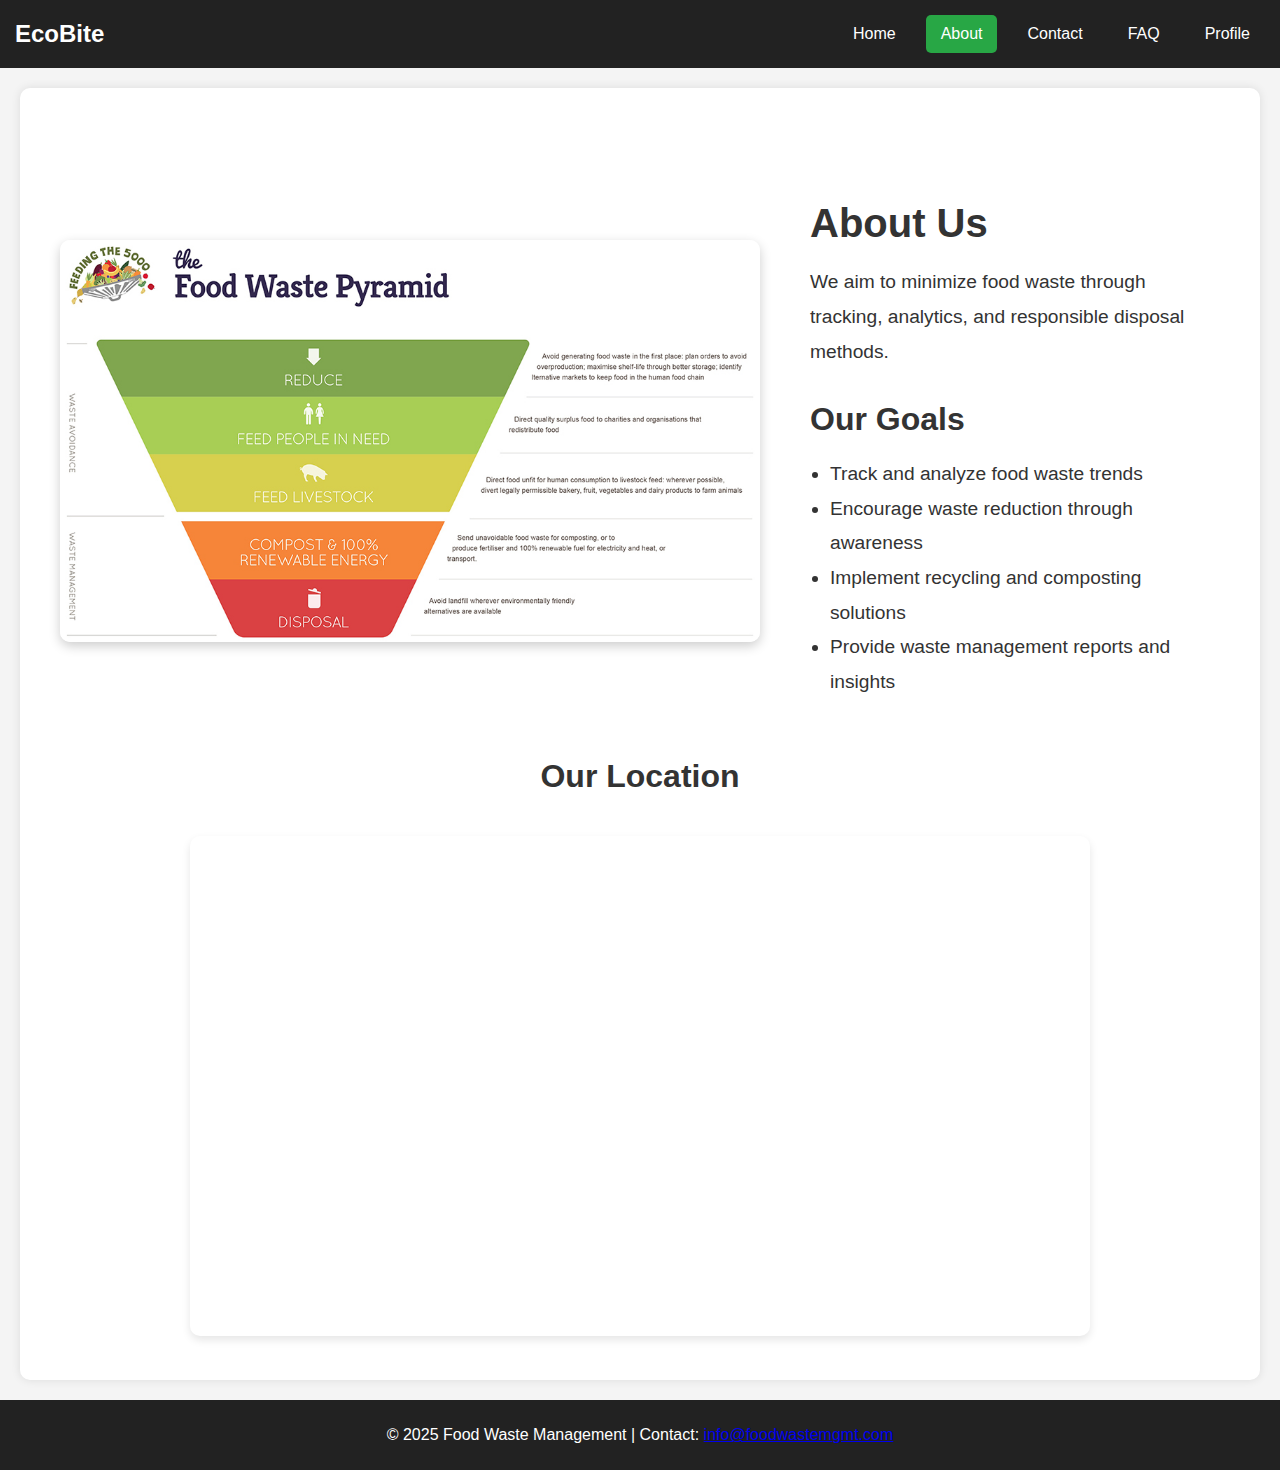
<file: pages/about.html>
<!DOCTYPE html>
<html lang="en">
<head>
    <meta charset="UTF-8">
    <meta name="viewport" content="width=device-width, initial-scale=1.0">
    <title>EcoBite - About Us</title>
    <link rel="stylesheet" href="/assets/css/style.css">
</head>
<body>

    <header>
        <h1><a href="/pages/dashboard.html" class="brand-link">EcoBite</a></h1>
        <nav>
            <a href="/pages/index.html">Home</a>
            <a href="/pages/about.html" class="active">About</a>
            <a href="/pages/contact.html">Contact</a>
            <a href="/pages/faq.html">FAQ</a>
            <a href="/pages/profile.html">Profile</a>
        </nav>
    </header>

    <section class="about-section">
        <div class="about-content">
            
            <div class="about-image">
                <img src="/assets/images/food_disposal.jpg" alt="Food Waste Pyramid">
            </div>

           
            <div class="about-text">
                <h2>About Us</h2>
                <p>We aim to minimize food waste through tracking, analytics, and responsible disposal methods.</p>

                <h3>Our Goals</h3>
                <ul>
                    <li>Track and analyze food waste trends</li>
                    <li>Encourage waste reduction through awareness</li>
                    <li>Implement recycling and composting solutions</li>
                    <li>Provide waste management reports and insights</li>
                </ul>
            </div>
        </div>

       
        <h3 class="Location">Our Location</h3>
        <iframe src="https://www.google.com/maps/embed?pb=!1m18!1m12!1m3!1d2899686.9456032713!2d69.14767303403584!3d22.25865177940586!2m3!1f0!2f0!3f0!3m2!1i1024!2i768!4f13.1!3m3!1m2!1s0x395e849f3b6a22f5%3A0xe4d0b1be4254dc65!2sGujarat!" width="600" height="450" style="border:0;" allowfullscreen="" loading="lazy"></iframe>
    </section>

    <footer>
        <p>&copy; 2025 Food Waste Management | Contact: <a href="mailto:info@foodwastemgmt.com">info@foodwastemgmt.com</a></p>
    </footer>

</body>
</html>
</file>
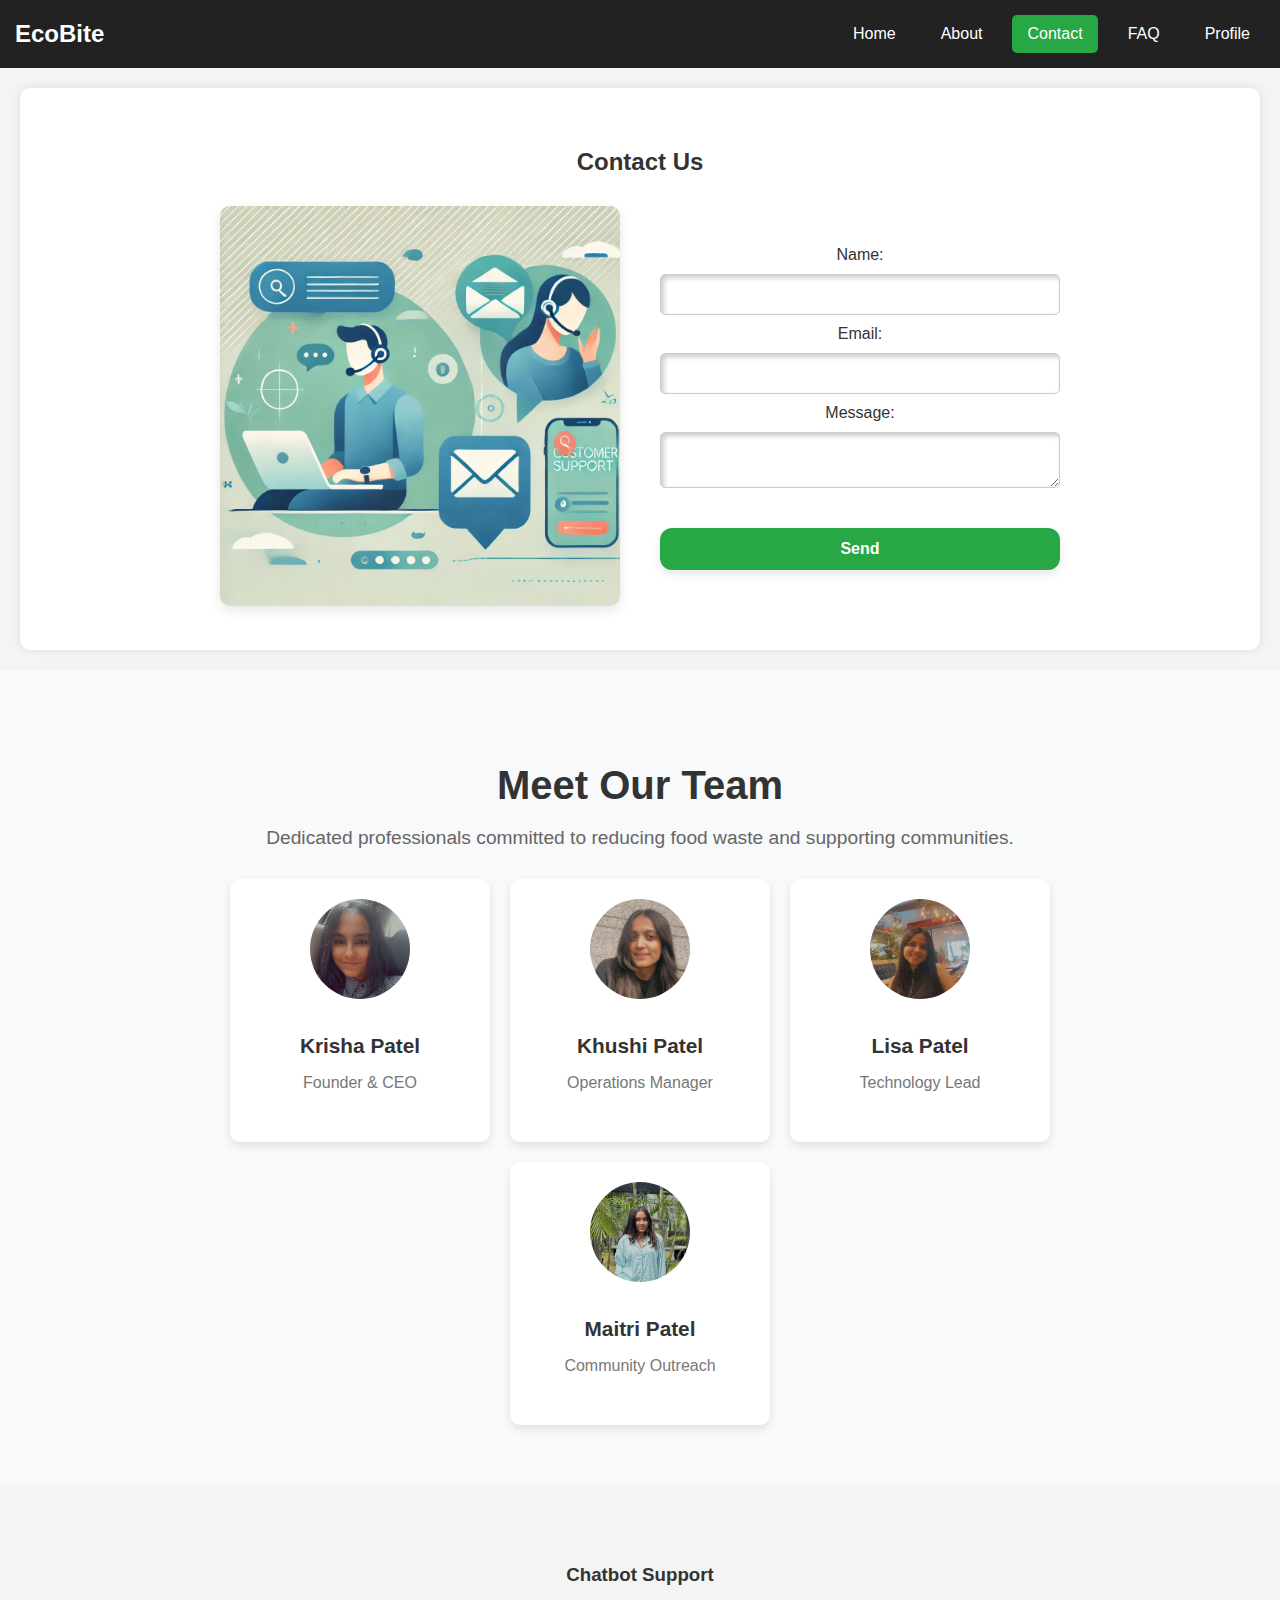
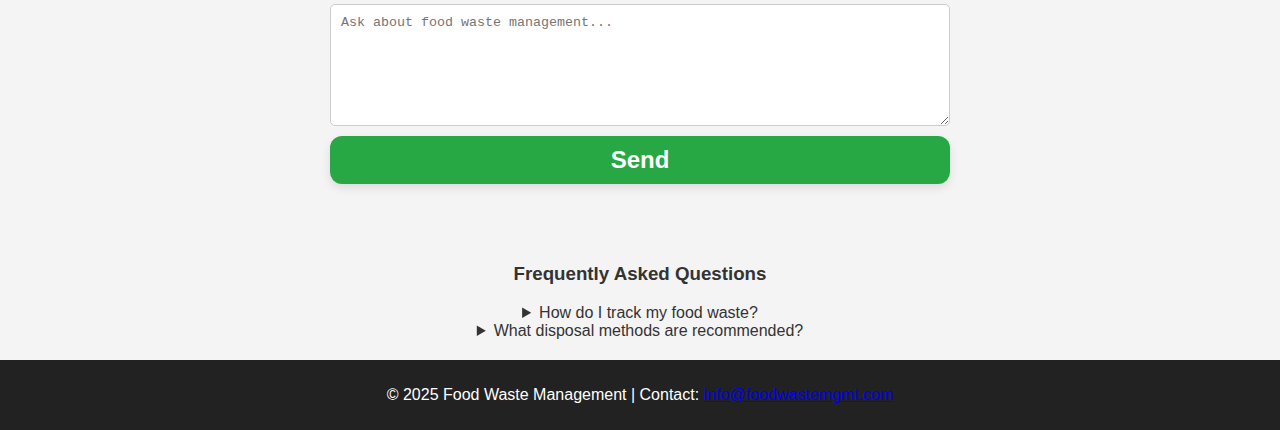
<file: pages/contact.html>
<!DOCTYPE html>
<html lang="en">
<head>
    <meta charset="UTF-8">
    <meta name="viewport" content="width=device-width, initial-scale=1.0">
    <title>EcoBite - Contact</title>
    <link rel="stylesheet" href="/assets/css/style.css">
</head>
<body>

    
    <header>
        <h1><a href="/pages/dashboard.html" class="brand-link">EcoBite</a></h1>
        <nav>
            <a href="/pages/index.html">Home</a>
            <a href="/pages/about.html">About</a>
            <a href="/pages/contact.html" class="active">Contact</a>
            <a href="/pages/faq.html">FAQ</a>
            <a href="/pages/profile.html">Profile</a>
        </nav>
    </header>

    
    <section class="contact-section">
        <h2>Contact Us</h2>
        
        <div class="contact-content">
          
            <div class="contact-image">
                <img src="/assets/images/contact_us.webp" alt="Contact Support">
            </div>

            
            <form class="contact-form">
                <label for="name">Name:</label>
                <input type="text" id="name" name="name" required>
            
                <label for="email">Email:</label>
                <input type="email" id="email" name="email" required>
            
                <label for="message">Message:</label>
                <textarea id="message" name="message" required></textarea>
            
                <button type="submit">Send</button>
            </form>
        </div>
    </section>        

    
    <section class="team-section">
        <h2>Meet Our Team</h2>
        <p>Dedicated professionals committed to reducing food waste and supporting communities.</p>

        <div class="team-container">
            <div class="team-member">
                <img src="/assets/images/team1.jpg" alt="Team Member 1">
                <h3>Krisha Patel</h3>
                <p>Founder & CEO</p>
            </div>
            <div class="team-member">
                <img src="/assets/images/team2.jpg" alt="Team Member 2">
                <h3>Khushi Patel</h3>
                <p>Operations Manager</p>
            </div>
            <div class="team-member">
                <img src="/assets/images/team3.jpg" alt="Team Member 3">
                <h3>Lisa Patel</h3>
                <p>Technology Lead</p>
            </div>
            <div class="team-member">
                <img src="/assets/images/team4.jpg" alt="Team Member 4">
                <h3>Maitri Patel</h3>
                <p>Community Outreach</p>
            </div>
        </div>
    </section>

  
    <section class="chatbot-section">
        <center><h3>Chatbot Support</h3></center>
        <div class="chat-container">
            <textarea id="chat-box" placeholder="Ask about food waste management..."></textarea>
            <button onclick="sendMessage()">Send</button>
        </div>
    </section>

     <center>
    <h3>Frequently Asked Questions</h3>
    <details>
        <summary>How do I track my food waste?</summary>
        <p>Log in to your account and enter your daily or weekly waste data.</p>
    </details>
    <details>
        <summary>What disposal methods are recommended?</summary>
        <p>We recommend composting, recycling, and responsible landfill management.</p>
    </details>
</center>

   
    <footer>
        <p>&copy; 2025 Food Waste Management | Contact: <a href="mailto:info@foodwastemgmt.com">info@foodwastemgmt.com</a></p>
    </footer>

    
    <script src="/assets/js/chatbot.js"></script>


    
    <script>
        document.querySelector('.contact-form').addEventListener('submit', function(event) {
            event.preventDefault(); 
            alert('Thank you for reaching out! We will get back to you soon.');
        });
    </script>

</body>
</html>
</file>
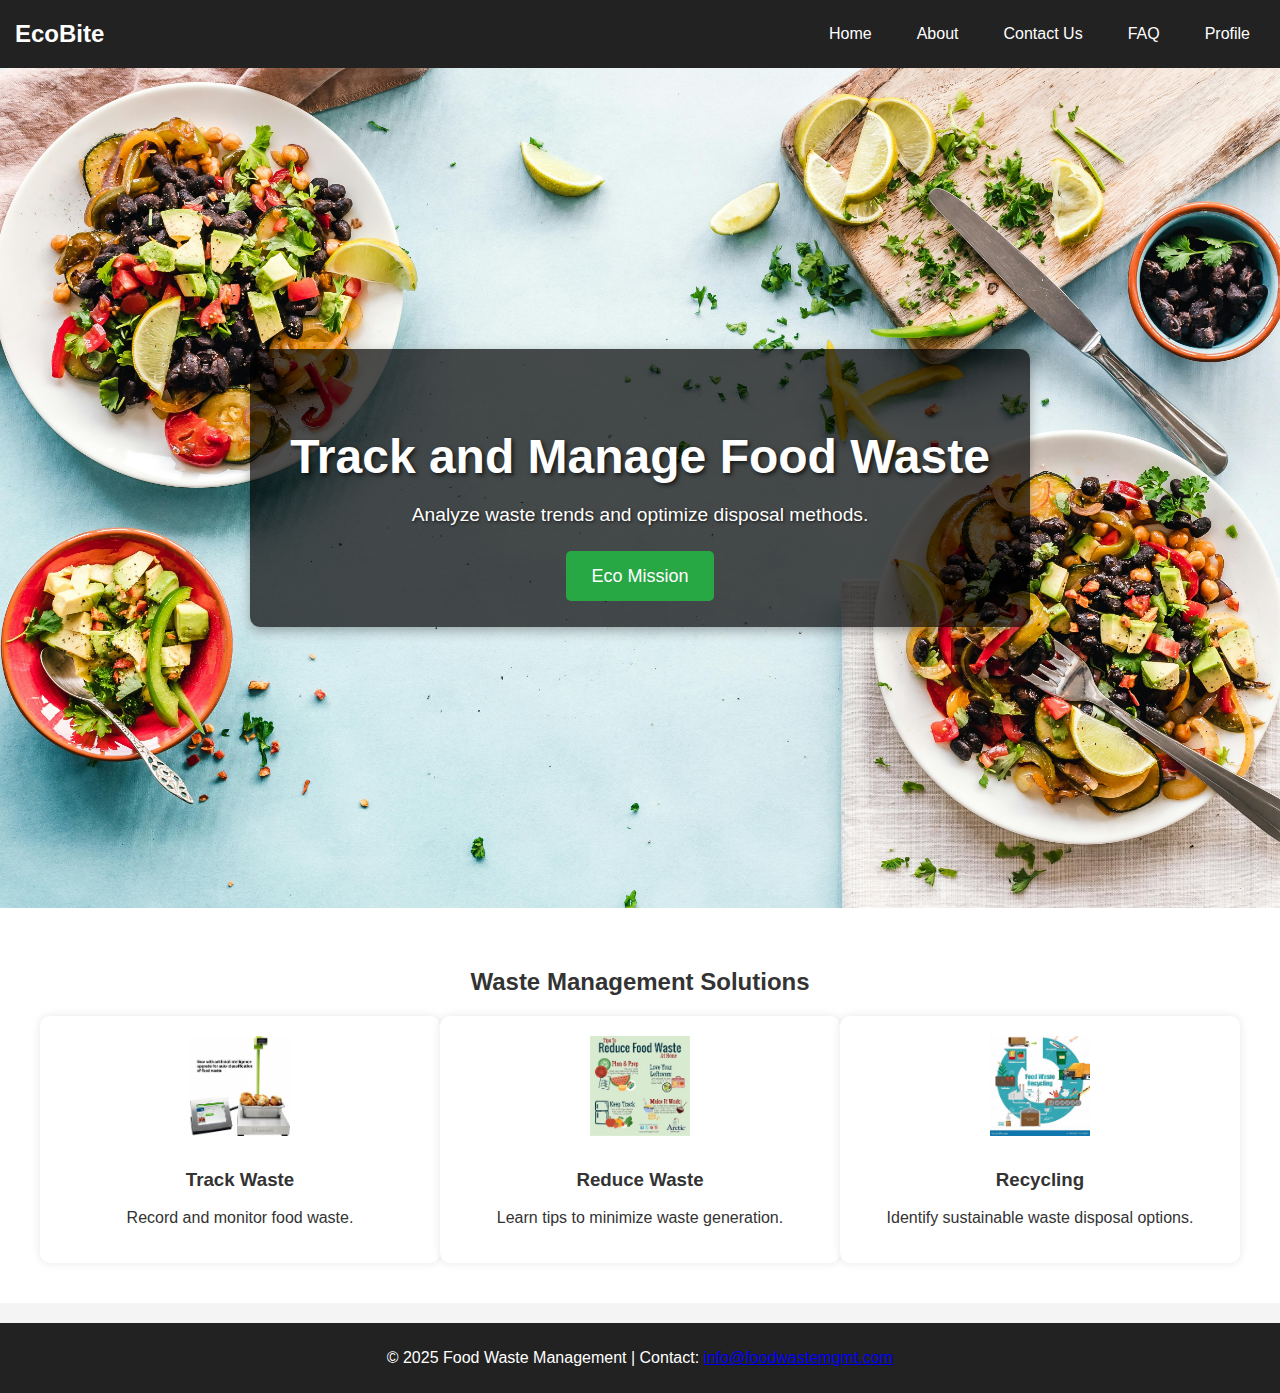
<file: pages/dashboard.html>
<!DOCTYPE html>
<html lang="en">
<head>
    <meta charset="UTF-8">
    <meta name="viewport" content="width=device-width, initial-scale=1.0">
    <title>EcoBite - Dashboard</title>
    <link rel="stylesheet" href="/assets/css/style.css">
    <style>
        .hero {
            position: relative;
            display: flex;
            align-items: center;
            justify-content: center;
            text-align: center;
            color: white;
            height: 80vh;
            background: url("/assets/images/food_wastage.jpeg") no-repeat center center/cover;
        }

        .hero-content {
            background: rgba(0, 0, 0, 0.7);
            padding: 40px;
            border-radius: 10px;
            box-shadow: 0 4px 12px rgba(0, 0, 0, 0.3);
        }

        .hero h2 {
            font-size: 3rem;
            margin-bottom: 15px;
        }

        .hero p {
            font-size: 1.2rem;
            margin-bottom: 20px;
        }

        .track-btn {
            background-color: #28a745;
            color: white;
            padding: 15px 25px;
            border: none;
            border-radius: 5px;
            font-size: 18px;
            cursor: pointer;
            transition: background-color 0.3s;
        }

        .track-btn:hover {
            background-color: #1e7e34;
        }
    </style>
</head>
<body>

    <header>
        <h1>EcoBite</h1>
        <nav>
            <a href="/pages/index.html">Home</a>
            <a href="/pages/about.html">About</a>
            <a href="/pages/contact.html">Contact Us</a>
            <a href="/pages/faq.html">FAQ</a>
            <a href="/pages/profile.html">Profile</a>
        </nav>
    </header>

    <section class="hero">
        <div class="hero-content">
            <h2>Track and Manage Food Waste</h2>
            <p>Analyze waste trends and optimize disposal methods.</p>
            <a href="/pages/ecopoints.html" class="track-btn">Eco Mission</a>
            
        </div>
    </section>

    <section class="services">
        <h2>Waste Management Solutions</h2>
        <div class="service-container">
            <div class="service-box">
                <img src="/assets/images/food_waste_tracking_system.jpeg" alt="Waste Tracking">
                <h3>Track Waste</h3>
                <p>Record and monitor food waste.</p>
            </div>
            <div class="service-box">
                <img src="/assets/images/reduce_food_waste_tips.jpeg" alt="Waste Reduction">
                <h3>Reduce Waste</h3>
                <p>Learn tips to minimize waste generation.</p>
            </div>
            <div class="service-box">
                <img src="/assets/images/food_waste_recycling_process.jpeg" alt="Recycling">
                <h3>Recycling</h3>
                <p>Identify sustainable waste disposal options.</p>
            </div>
        </div>
    </section>

    <footer>
        <p>&copy; 2025 Food Waste Management | Contact: <a href="mailto:info@foodwastemgmt.com">info@foodwastemgmt.com</a></p>
    </footer>

</body>
</html>
</file>
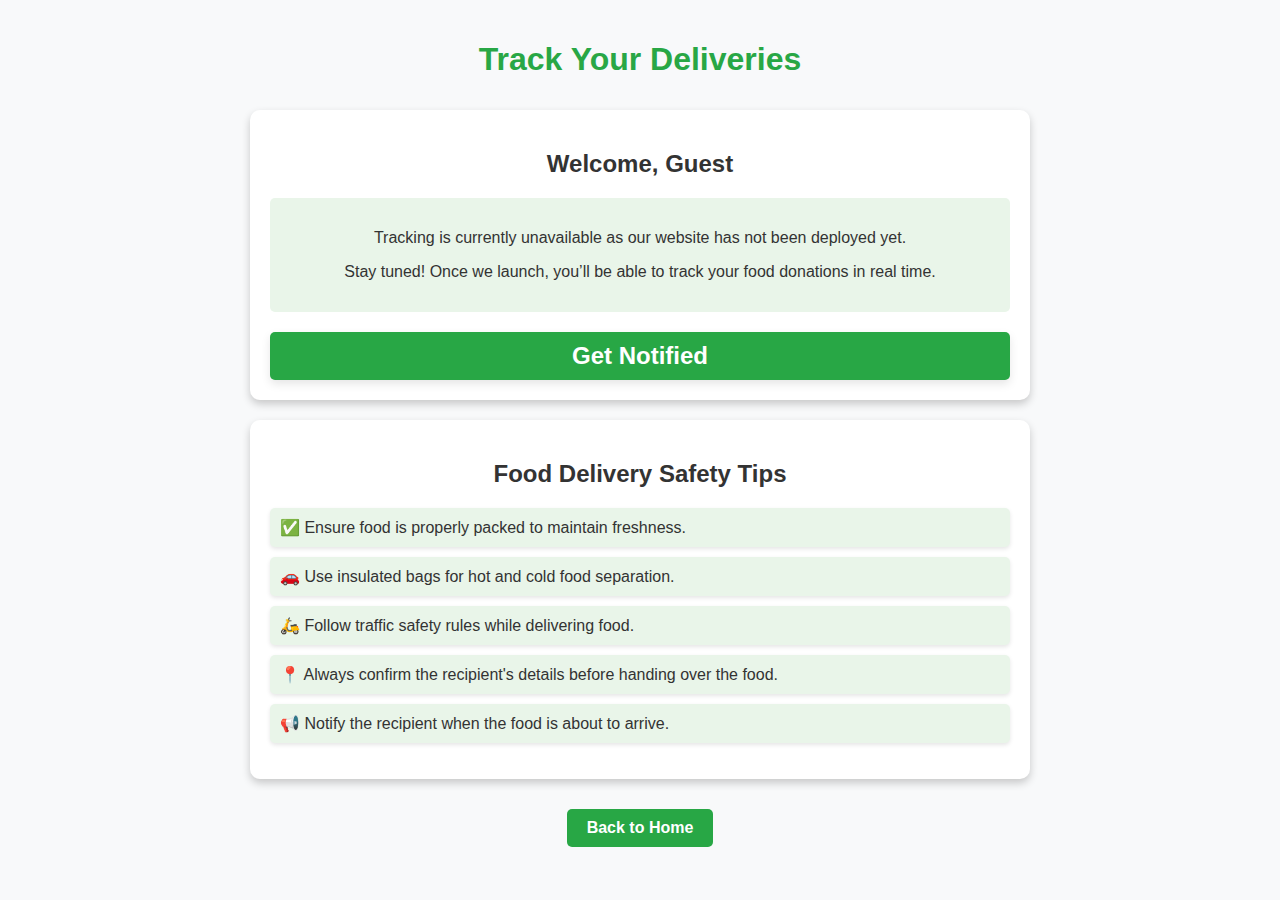
<file: pages/delivery.html>
<!DOCTYPE html>
<html lang="en">
<head>
    <meta charset="UTF-8">
    <meta name="viewport" content="width=device-width, initial-scale=1.0">
    <title>Ecobite - Track Deliveries</title>
    <link rel="stylesheet" href="/assets/css/style.css">
    <script>
        document.addEventListener("DOMContentLoaded", function () {
            const userName = localStorage.getItem('userName') || 'Guest';
            document.getElementById('user-name').textContent = userName;
            
            let statusContainer = document.getElementById('status-container');
            let isTrackingAvailable = false; 
            
            if (isTrackingAvailable) {
                statusContainer.innerHTML = `<p>Your delivery details will be updated in real time.</p>`;
            } else {
                statusContainer.innerHTML = `<p>Tracking is currently unavailable as our website has not been deployed yet.</p>
                                             <p>Stay tuned! Once we launch, you’ll be able to track your food donations in real time.</p>`;
            }
        });
    </script>
    <style>
        body {
            font-family: Arial, sans-serif;
            text-align: center;
            background-color: #f8f9fa;
            padding: 20px;
        }
        h1 {
            color: #28a745;
        }
        .container {
            max-width: 800px;
            margin: auto;
            display: flex;
            flex-wrap: wrap;
            justify-content: space-between;
        }
        .section-box {
            background: #fff;
            padding: 20px;
            border-radius: 10px;
            box-shadow: 0 4px 8px rgba(0, 0, 0, 0.2);
            flex: 1;
            min-width: 45%;
            margin: 10px;
        }
        .info-box {
            background: #e9f5e9;
            padding: 15px;
            border-radius: 5px;
            font-size: 16px;
            margin-top: 10px;
        }
        .notify-btn, .back-btn {
            display: inline-block;
            margin-top: 20px;
            padding: 10px 20px;
            background: #28a745;
            color: #fff;
            text-decoration: none;
            border-radius: 5px;
            font-weight: bold;
            cursor: pointer;
        }
        .tips-list {
            list-style-type: none;
            padding: 0;
            text-align: left;
        }
        .tips-list li {
            background: #e9f5e9;
            padding: 10px;
            margin: 10px 0;
            border-radius: 5px;
            box-shadow: 0 2px 4px rgba(0, 0, 0, 0.1);
            font-size: 16px;
        }
    </style>
</head>
<body>
    <h1>Track Your Deliveries</h1>
    
    <div class="container">
       
        <div class="section-box">
            <h2>Welcome, <span id="user-name"></span></h2>
            <div id="status-container" class="info-box"></div>
            <button class="notify-btn" onclick="alert('We will notify you when tracking is live!')">Get Notified</button>
        </div>

        <div class="section-box">
            <h2>Food Delivery Safety Tips</h2>
            <ul class="tips-list">
                <li>✅ Ensure food is properly packed to maintain freshness.</li>
                <li>🚗 Use insulated bags for hot and cold food separation.</li>
                <li>🛵 Follow traffic safety rules while delivering food.</li>
                <li>📍 Always confirm the recipient's details before handing over the food.</li>
                <li>📢 Notify the recipient when the food is about to arrive.</li>
            </ul>
        </div>
    </div>
    
    <a href="/pages/index.html" class="back-btn">Back to Home</a>
</body>
</html>
</file>
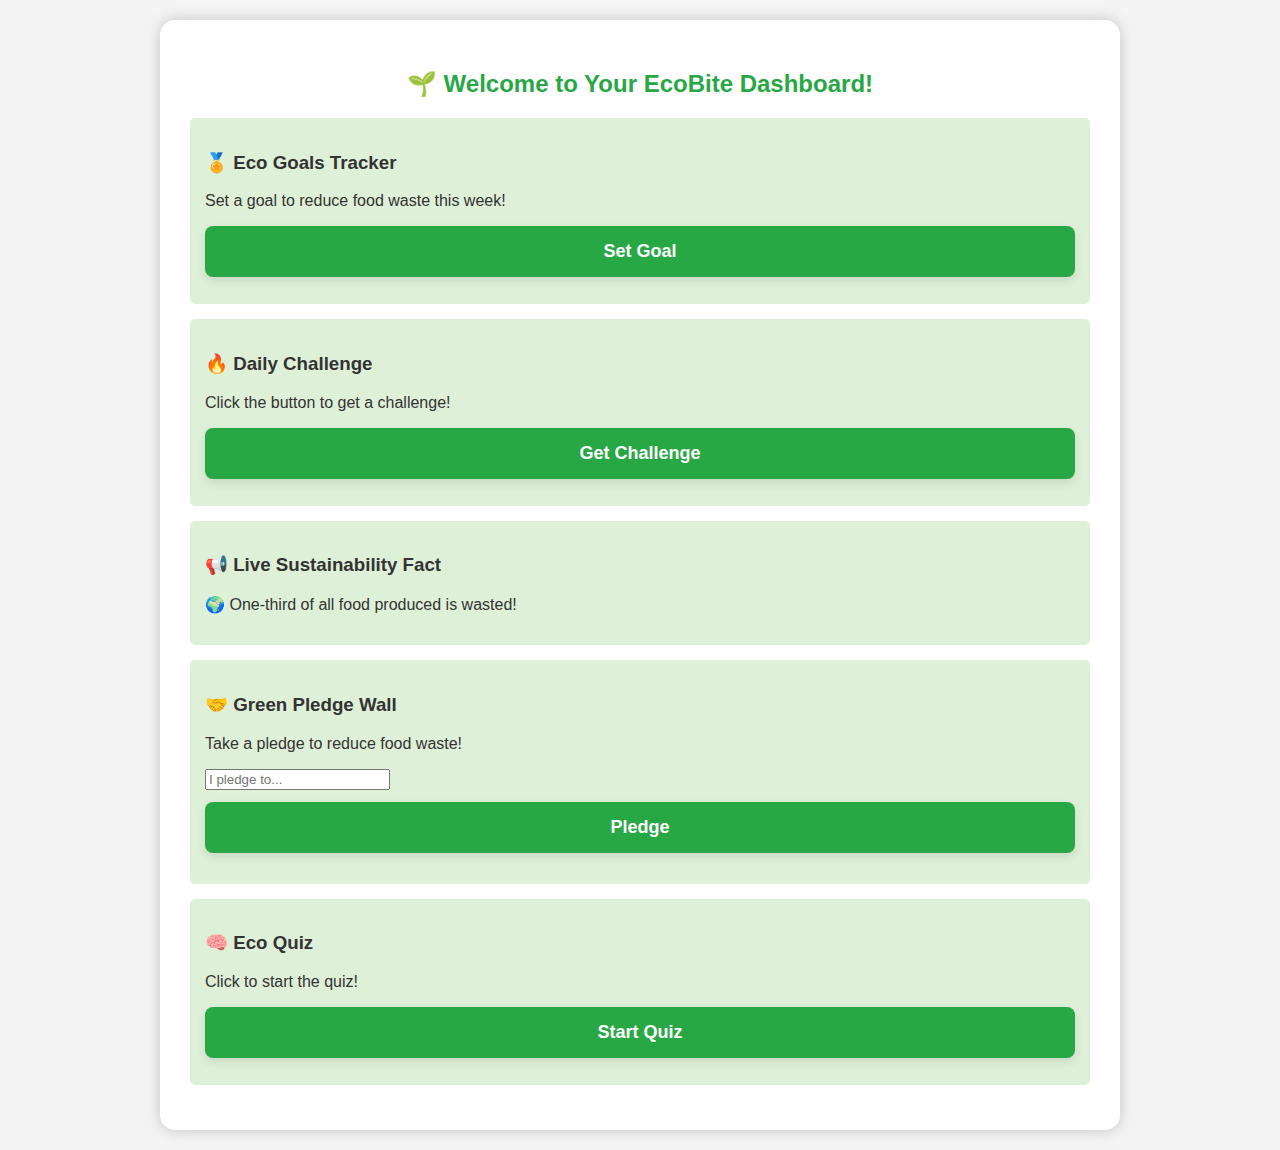
<file: pages/ecopoints.html>
<!DOCTYPE html>
<html lang="en">
<head>
    <meta charset="UTF-8">
    <meta name="viewport" content="width=device-width, initial-scale=1.0">
    <title>EcoBite - Sustainability Hub</title>
    <link rel="stylesheet" href="/assets/css/style.css">
    <style>
        body {
            font-family: Arial, sans-serif;
            background-color: #f4f4f4;
            text-align: center;
            padding: 20px;
        }

        .container {
             max-width: 900px; 
             margin: auto;
             background: white;
             padding: 30px; 
             border-radius: 15px; 
             box-shadow: 0 0 15px rgba(0, 0, 0, 0.2); 
        }

        h2 {
            color: #28a745;
        }
        .btn {
    background: #28a745;
    color: white;
    border: none;
    padding: 15px 22px;
    font-size: 18px;
    cursor: pointer;
    border-radius: 8px;
    margin: 12px auto; 
    display: block; 
    text-align: center;
    transition: background 0.3s, transform 0.2s;
}

.btn:hover {
    background: #1e7e34;
    transform: scale(1.05);
}

    
        .goal-box, .challenge-box, .fact-box, .pledge-box, .quiz-box {
            background: #dff0d8;
            padding: 15px;
            border-radius: 5px;
            margin: 15px 0;
            text-align: left;
        }
    </style>
</head>
<body>

    <div class="container">
        <h2>🌱 Welcome to Your EcoBite Dashboard!</h2>

        <div class="goal-box">
            <h3>🏅 Eco Goals Tracker</h3>
            <p id="goal">Set a goal to reduce food waste this week!</p>
            <button class="btn" onclick="setGoal()">Set Goal</button>
        </div>

        <div class="challenge-box">
            <h3>🔥 Daily Challenge</h3>
            <p id="challenge">Click the button to get a challenge!</p>
            <button class="btn" onclick="generateChallenge()">Get Challenge</button>
        </div>

        
        <div class="fact-box">
            <h3>📢 Live Sustainability Fact</h3>
            <p id="ecoFact">Loading...</p>
        </div>

     
        <div class="pledge-box">
            <h3>🤝 Green Pledge Wall</h3>
            <p>Take a pledge to reduce food waste!</p>
            <input type="text" id="pledgeInput" placeholder="I pledge to...">
            <button class="btn" onclick="addPledge()">Pledge</button>
            <ul id="pledgeList"></ul>
        </div>

        
        <div class="quiz-box">
            <h3>🧠 Eco Quiz</h3>
            <p id="quizQuestion">Click to start the quiz!</p>
            <button class="btn" onclick="startQuiz()">Start Quiz</button>
        </div>
    </div>

    <script>
        
        function setGoal() {
            let goal = prompt("Enter your weekly eco goal:");
            if (goal) {
                document.getElementById("goal").textContent = "✅ Goal: " + goal;
            }
        }

       
        function generateChallenge() {
            const challenges = [
                "Cook a meal using only leftovers!",
                "Donate unused food to a local shelter!",
                "Start composting your food scraps!",
                "Plan your meals for the week to reduce waste!",
                "Use a smaller plate to avoid wasting food!"
            ];
            let randomChallenge = challenges[Math.floor(Math.random() * challenges.length)];
            document.getElementById("challenge").textContent = "🔹 Challenge: " + randomChallenge;
        }

       
        const facts = [
            "🌍 One-third of all food produced is wasted!",
            "🍏 25% of the world's fresh water is used to produce wasted food!",
            "💰 Reducing food waste can save families up to $1,500 per year!",
            "🔥 Food waste is responsible for 8% of global greenhouse gas emissions!"
        ];
        function updateFact() {
            let randomFact = facts[Math.floor(Math.random() * facts.length)];
            document.getElementById("ecoFact").textContent = randomFact;
        }
        setInterval(updateFact, 5000);
        updateFact();

        
        function addPledge() {
            let pledge = document.getElementById("pledgeInput").value;
            if (pledge) {
                let li = document.createElement("li");
                li.textContent = "🌿 " + pledge;
                document.getElementById("pledgeList").appendChild(li);
                document.getElementById("pledgeInput").value = "";
            }
        }

    
        const quizQuestions = [
            { question: "What percentage of food is wasted globally?", answer: "33%" },
            { question: "What is the best way to store fruits to prevent waste?", answer: "Keep them in a cool, dry place" },
            { question: "Which food item has the longest shelf life?", answer: "Honey" }
        ];
        function startQuiz() {
            let randomQuiz = quizQuestions[Math.floor(Math.random() * quizQuestions.length)];
            let userAnswer = prompt(randomQuiz.question);
            if (userAnswer && userAnswer.toLowerCase() === randomQuiz.answer.toLowerCase()) {
                alert("✅ Correct!");
            } else {
                alert("❌ Incorrect! The correct answer is: " + randomQuiz.answer);
            }
        }
    </script>

</body>
</html>
</file>
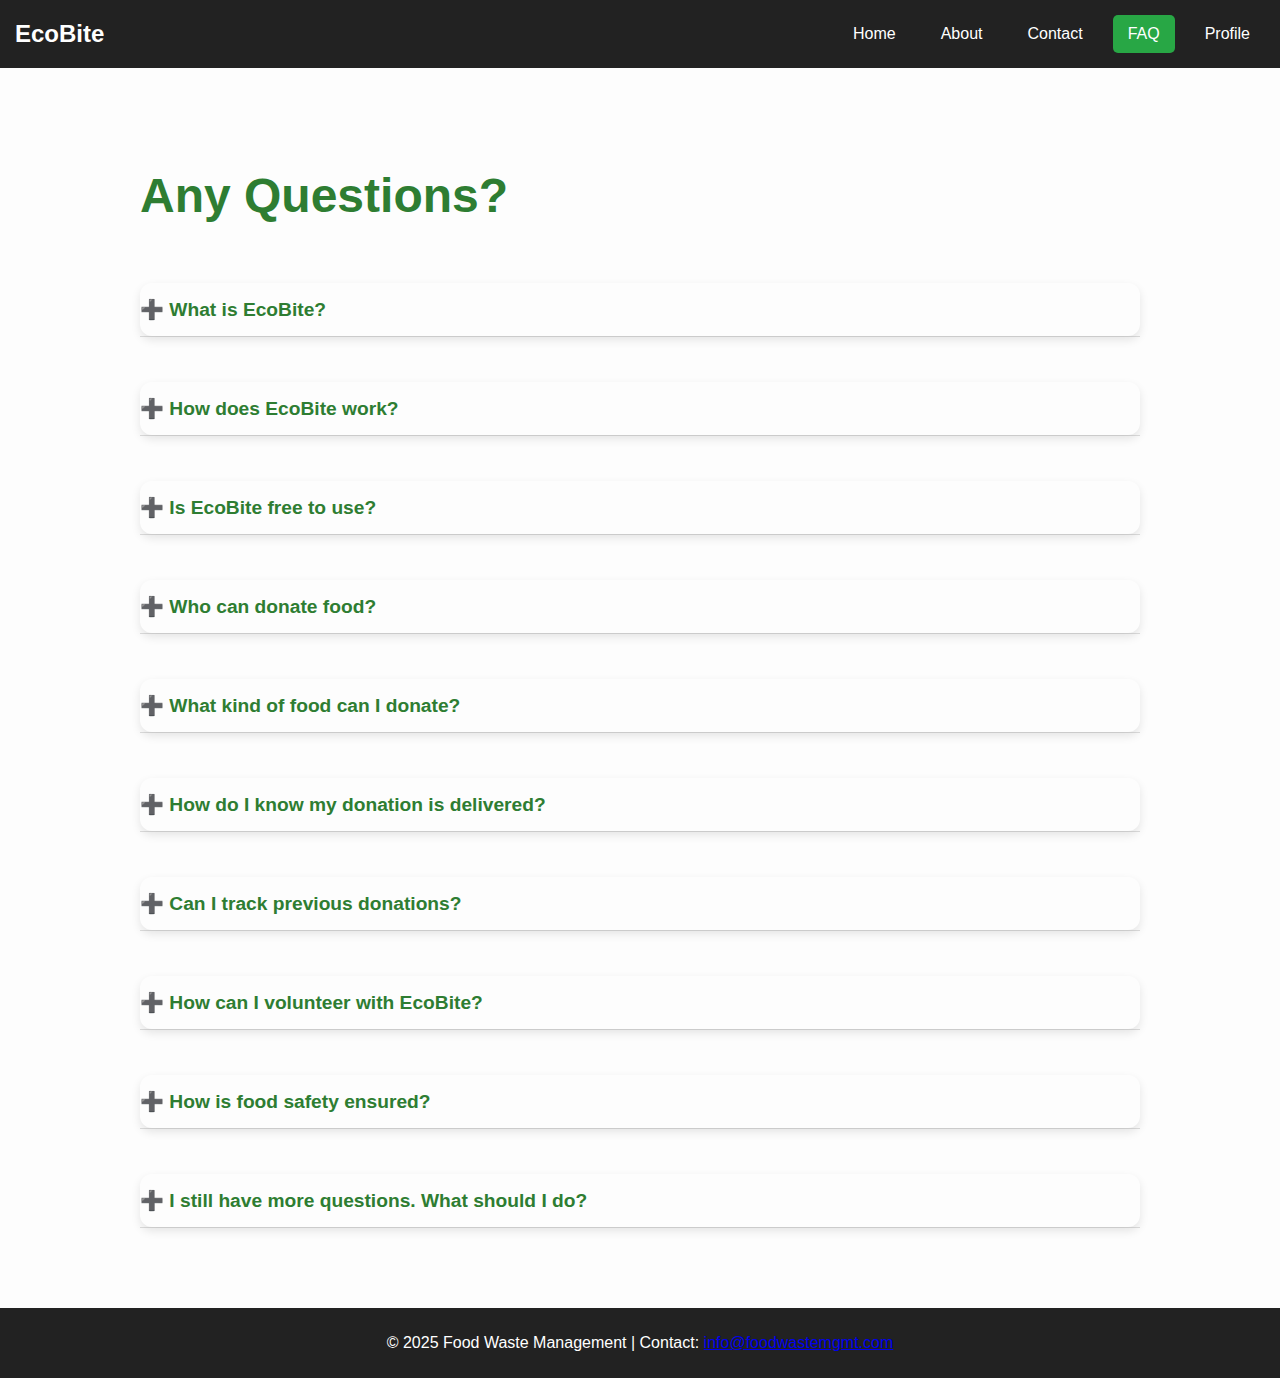
<file: pages/faq.html>
<!DOCTYPE html>
<html lang="en">
<head>
    <meta charset="UTF-8" />
    <meta name="viewport" content="width=device-width, initial-scale=1.0"/>
    <title>EcoBite - FAQ</title>
    <link rel="stylesheet" href="/assets/css/style.css" />
</head>
<body class="faq-page">
    <header>
        <h1><a href="/pages/dashboard.html" class="brand-link">EcoBite</a></h1>
        <nav>
            <a href="/pages/index.html">Home</a>
            <a href="/pages/about.html">About</a>
            <a href="/pages/contact.html">Contact</a>
            <a href="/pages/faq.html" class="active">FAQ</a>
            <a href="/pages/profile.html">Profile</a>
        </nav>
    </header>

    <main class="faq">
        <div class="faq-heading">
            <h2>Any Questions?</h2>
        </div>
        <div class="faq-container">
            <div class="faq-item">
                <button class="faq-question">➕ What is EcoBite?</button>
                <div class="faq-answer">EcoBite is a food waste management platform that connects food donors with those in need, helping reduce hunger and minimize food wastage.</div>
            </div>
            
            <div class="faq-item">
                <button class="faq-question">➕ How does EcoBite work?</button>
                <div class="faq-answer">Users can sign up, fill in a donation form with details about leftover or surplus food, and EcoBite helps coordinate delivery or collection with verified partners.</div>
            </div>
            
            <div class="faq-item">
                <button class="faq-question">➕ Is EcoBite free to use?</button>
                <div class="faq-answer">Yes! EcoBite is completely free for both donors and recipients. Our goal is to promote sustainability and reduce food waste, not make a profit.</div>
            </div>
            
            <div class="faq-item">
                <button class="faq-question">➕ Who can donate food?</button>
                <div class="faq-answer">Anyone! Whether you're a household, a restaurant, or a corporate cafeteria, you can donate safe-to-consume surplus food using our simple donation form.</div>
            </div>
            
            <div class="faq-item">
                <button class="faq-question">➕ What kind of food can I donate?</button>
                <div class="faq-answer">You can donate raw, cooked, or packed food as long as it's safe to eat and hasn’t passed its expiry time. We request users to ensure hygiene and proper storage before donation.</div>
            </div>
            
            <div class="faq-item">
                <button class="faq-question">➕ How do I know my donation is delivered?</button>
                <div class="faq-answer">Once your food is scheduled for pickup or delivery, our system will update the status via email or SMS. You’ll also receive confirmation once it’s successfully handed over.</div>
            </div>
            
            <div class="faq-item">
                <button class="faq-question">➕ Can I track previous donations?</button>
                <div class="faq-answer">Yes, registered users can view their donation history and details in the user dashboard once logged in.</div>
            </div>
            
            <div class="faq-item">
                <button class="faq-question">➕ How can I volunteer with EcoBite?</button>
                <div class="faq-answer">We're always looking for enthusiastic volunteers! Reach out via the Contact page, and we’ll get in touch with ways you can help with deliveries, campaigns, or logistics.</div>
            </div>
            
            <div class="faq-item">
                <button class="faq-question">➕ How is food safety ensured?</button>
                <div class="faq-answer">We encourage donors to only share freshly prepared or properly stored food. Additionally, our team/partners inspect donations before redistribution to ensure quality.</div>
            </div>
            
            <div class="faq-item">
                <button class="faq-question">➕ I still have more questions. What should I do?</button>
                <div class="faq-answer">No problem! Just visit our Contact page and send us your query — we’re happy to help.</div>
            </div>            
        </div>
    </main>

    <footer>
        <p>&copy; 2025 Food Waste Management | Contact: <a href="mailto:info@foodwastemgmt.com">info@foodwastemgmt.com</a></p>
    </footer>

    <script>
        document.addEventListener("DOMContentLoaded", function () {
            const questions = document.querySelectorAll(".faq-question");
    
            questions.forEach(btn => {
                btn.addEventListener("click", () => {
                    const answer = btn.nextElementSibling;
    
                   
                    answer.classList.toggle("show");
    
                   
                    btn.classList.toggle("active");
                });
            });
        });
    </script>    
</body>
</html>
</file>
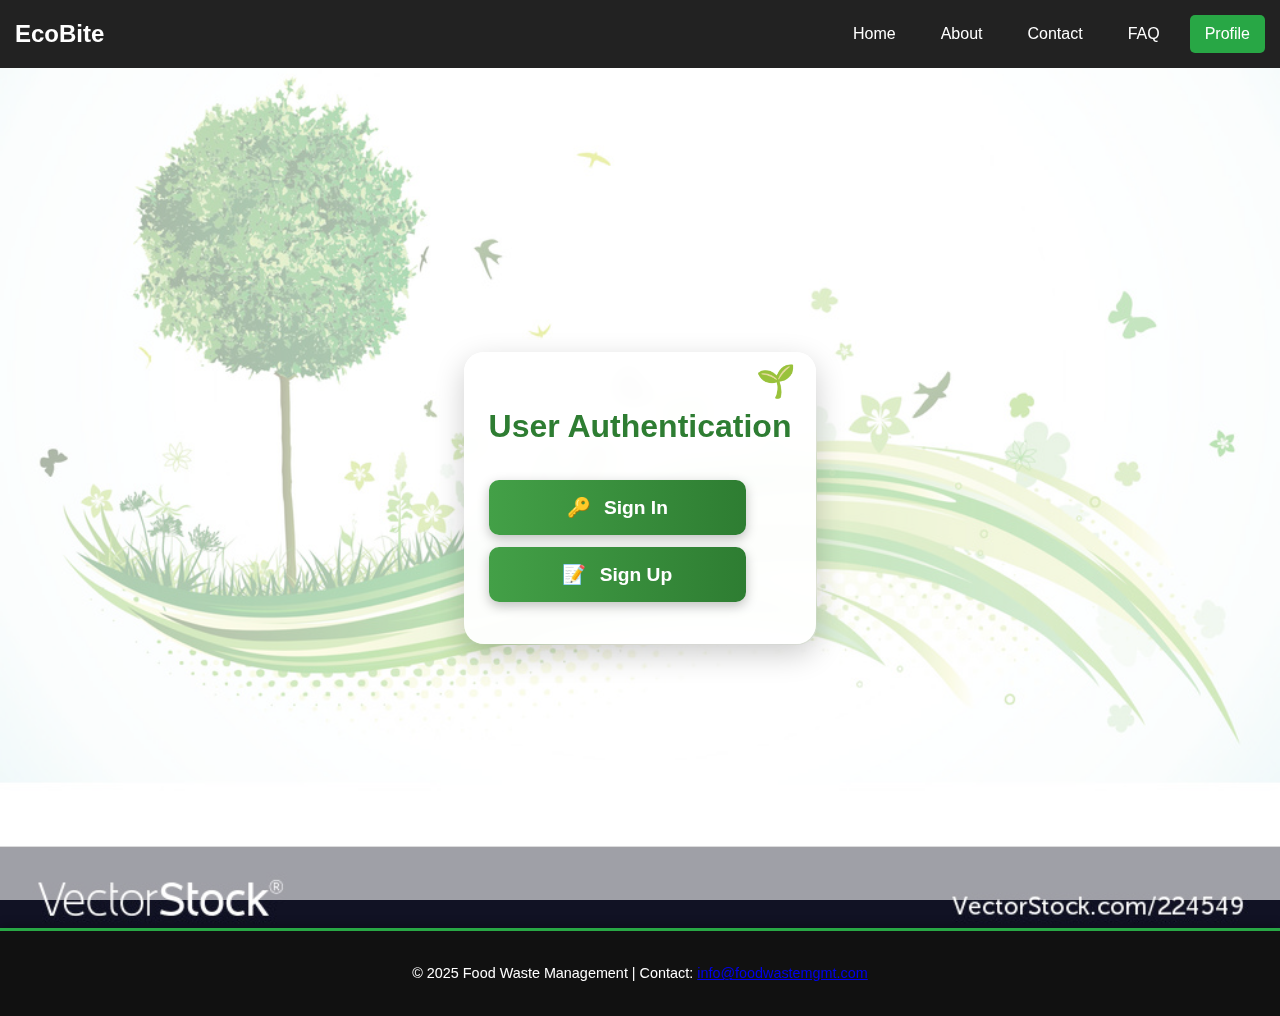
<file: pages/profile.html>
<!DOCTYPE html>
<html lang="en">
<head>
    <meta charset="UTF-8">
    <meta name="viewport" content="width=device-width, initial-scale=1.0">
    <title>EcoBite - Profile</title>
    <link rel="stylesheet" href="/assets/css/style.css">
</head>
<body class="profile-page">
    <header>
        <h1><a href="/pages/dashboard.html" class="brand-link">EcoBite</a></h1>
        <nav>
            <a href="/pages/index.html">Home</a>
            <a href="/pages/about.html">About</a>
            <a href="/pages/contact.html">Contact</a>
            <a href="/pages/faq.html">FAQ</a>
            <a href="/pages/profile.html" class="active">Profile</a>
        </nav>
    </header>

    
    <main id="form-section">
        <section id="auth-selection">
            <h2>User Authentication</h2>
            <button onclick="showLogin()"><span style="margin-right: 8px;">🔑</span> Sign In</button>
            <button onclick="showSignup()"><span style="margin-right: 8px;">📝</span> Sign Up</button>        
        </section>

       
        <section id="login-container" class="auth-form hidden">
            <h3>Login</h3>
            <form id="login-form">
                <label>Email:</label>
                <input type="email" id="login-email" required>
                
                <label>Password:</label>
                <input type="password" id="login-password" required>
                
                <button type="submit">Login</button>
            </form>
            <p>Don't have an account? <a href="#" onclick="showSignup()">Sign Up</a></p>
        </section>

    
        <section id="signup-container" class="auth-form hidden">
            <h3>Sign Up</h3>
            <form id="signup-form">
                <label>Name:</label>
                <input type="text" id="signup-name" required>
                
                <label>Email:</label>
                <input type="email" id="signup-email" required>
                
                <label>Password:</label>
                <input type="password" id="signup-password" required>
                
                <button type="submit">Sign Up</button>
            </form>
            <p>Already have an account? <a href="#" onclick="showLogin()">Sign In</a></p>
        </section>
    </main>

    
    <section id="profile-section" class="hidden">
        <h2>Welcome, <span id="user-name"></span></h2>
        <p>Email: <span id="user-email"></span></p>
        <h2>Donation Details</h2>

        <form id="donation-form">
            <label>Food Name:</label>
            <input type="text" id="food-name" required>

            <div class="meal-type-container">
                <label><input type="radio" name="meal-type" value="Veg"> Veg</label>
                <label><input type="radio" name="meal-type" value="Non-Veg"> Non-Veg</label>
            </div>

            <label>Food Category:</label>
            <select id="food-category">
                <option value="Raw Food">Raw Food</option>
                <option value="Cooked Food">Cooked Food</option>
                <option value="Packed Food">Packed Food</option>
            </select>

            <label>Quantity (per person):</label>
            <input type="number" id="quantity" required>

            <label>Email:</label>
            <input type="email" id="donor-email" required>

            <label>Phone Number:</label>
            <input type="tel" id="phone" required>

            <label>District:</label>
            <select id="district">
                <option value="Surat">Surat</option>
                <option value="Baroda">Baroda</option>
                <option value="Ahmedabad">Ahmedabad</option>
                <option value="Bharuch">Bharuch</option>
                <option value="Gandhinagar">Gandhinagar</option>
            </select>

            <label>Address:</label>
            <input type="text" id="address" required>

            <button type="submit">Submit</button>
        </form>
        
        <button onclick="logout()">Logout</button>
    </section>

    <footer>
        <p>&copy; 2025 Food Waste Management | Contact: <a href="mailto:info@foodwastemgmt.com">info@foodwastemgmt.com</a></p>
    </footer>

    <script src="/assets/js/auth.js"></script>
</body>
</html>
</file>
<file: assets/css/style.css>
/* General Styles */
body {
    font-family: Arial, sans-serif;
    margin: 0;
    padding: 0;
    background-color: #f4f4f4;
    color: #333;
}

/* Header */
header {
    background-color: #222;
    color: #fff;
    padding: 15px;
    display: flex;
    justify-content: space-between;
    align-items: center;
}

header h1 {
    margin: 0;
    font-size: 24px;
}

nav {
    display: flex;
    gap: 15px;
}

nav a {
    color: #fff;
    text-decoration: none;
    padding: 10px 15px;
    transition: 0.3s;
}

nav a:hover {
    background-color: #28a745;
    border-radius: 5px;
}

nav a.active {
    background-color: #28a745;
    border-radius: 5px;
}


/* Hero Section Styling */
.hero {
    position: relative;
    display: flex;
    align-items: center;
    justify-content: center;
    text-align: center;
    color: white;
    height: 80vh;
    overflow: hidden;
}

.hero-image {
    width: 100%;
    height: 100%;
    object-fit: cover;
    position: absolute;
    top: 0;
    left: 0;
    z-index: -2;  /* Send image further back */
    opacity: 0.7;
}

/* Add a dark overlay behind the text */
.hero::before {
    content: "";
    position: absolute;
    top: 0;
    left: 0;
    width: 100%;
    height: 100%;
    background: rgba(0, 0, 0, 0.5);  /* Dark overlay */
    z-index: -1;  /* Place the overlay behind the text but above the image */
}

/* Hero Text Styling */
.hero-text {
    background: rgba(0, 0, 0, 0.7);  /* Slight background for text clarity */
    padding: 20px 20px 40px 20px;
    border-radius: 10px;
    z-index: 1;
    max-width: 600px;
}

.hero h2 {
    font-size: 3rem;
    margin-bottom: 15px;
    text-shadow: 2px 2px 4px rgba(0, 0, 0, 0.7);  /* Add subtle shadow for extra clarity */
}

.hero p {
    font-size: 1.2rem;
    margin-bottom: 20px;
    padding-bottom: 20px;
    text-shadow: 1px 1px 3px rgba(0, 0, 0, 0.7);  /* Shadow for paragraph text */
}

/* Button Styling */
.track-btn {
    background-color: #28a745;
    color: white;
    padding: 15px 25px;
    border: none;
    border-radius: 5px;
    font-size: 18px;
    cursor: pointer;
    text-decoration: none;
    transition: background-color 0.3s;
}

.track-btn:hover {
    background-color: #1e7e34;
}


/* Services Section */
.services {
    text-align: center;
    padding: 40px;
    background-color: white;
}

.service-container {
    display: flex;
    justify-content: space-around;
    flex-wrap: wrap;
}

.service-box {
    text-align: center;
    width: 30%;
    padding: 20px;
    background: white;
    border-radius: 10px;
    box-shadow: 0 0 10px rgba(0, 0, 0, 0.1);
    transition: 0.3s;
}

.service-box:hover {
    transform: scale(1.05);
}

.service-box img {
    width: 100px;
    height: 100px;
    margin-bottom: 10px;
}

/* About Section */
.about-section, .contact-section, .profile-section {
    padding: 40px;
    text-align: center;
    background-color: white;
    margin: 20px;
    border-radius: 10px;
    box-shadow: 0 0 10px rgba(0, 0, 0, 0.1);
}

/* Flexbox for Side-by-Side Layout */
.about-content {
    display: flex;
    align-items: center;  /* Center align image and text */
    justify-content: center;
    gap: 50px;  /* More space between image and text */
    flex-wrap: wrap;
    margin: 40px 0;
}

/* Image Styling (Left Side) */
.about-image img {
    width: 100%;
    max-width: 700px;  /* Increase max width for a larger image */
    height: auto;
    border-radius: 10px;
    box-shadow: 0 4px 12px rgba(0, 0, 0, 0.2);  /* Stronger shadow for emphasis */
}

/* Text Styling (Right Side) */
.about-text {
    flex: 1;  
    max-width: 700px;  /* Increase text block width */
    text-align: left;
}

.about-text h2 {
    font-size: 2.5rem;  /* Make the About Us heading larger */
    margin-bottom: 10px;
}

.about-text h3 {
    font-size: 2rem;  /* Make the Our Goals heading larger */
    margin-bottom: 10px;
}

.about-text p {
    font-size: 1.2rem;  /* Increase paragraph font size */
    line-height: 1.8;   /* Improve readability with line height */
}

.about-text ul {
    list-style-type: disc;
    padding-left: 20px;
    font-size: 1.2rem;  /* Increase list font size */
    line-height: 1.8;
}

.about-section h3 {
    font-size: 2rem;  /* Larger heading size */
    margin-bottom: 1px;
    color: #333;  /* Darker color for better contrast */
}

/* Map Styling */
.about-section iframe {
    margin-top: 40px;
    width: 100%;
    max-width: 900px;  /* Slightly increase map width */
    height: 500px;  /* Make the map taller */
    border: none;
    border-radius: 10px;  /* Add rounded corners to the map */
    box-shadow: 0 4px 8px rgba(0, 0, 0, 0.1);
}


/* Partner Shop Section */
.partner-shop {
    text-align: center;
    padding: 60px 10%;
    background: linear-gradient(to right, #f8f9fa, #e9ecef);
    color: #333;
    border-radius: 10px;
    box-shadow: 0 6px 15px rgba(0, 0, 0, 0.1);
}

.partner-shop h2 {
    font-size: 3em;
    margin-bottom: 25px;
    font-weight: bold;
    color: #28a745;
    text-transform: uppercase;
}

.shop-details {
    display: flex;
    justify-content: center;
    align-items: center;
    gap: 30px;
    flex-wrap: wrap;
    margin-bottom: 30px;
}



.shop-info {
    max-width: 850px;
    font-size: 1.3em;
    text-align: center;
    margin: 0 auto;
    justify-content: center;
    background: white;
    padding: 20px;
    border-radius: 10px;
    box-shadow: 0 4px 8px rgba(0, 0, 0, 0.1);
    line-height: 1.6;
}


/* Authentication Selection */
/* Apply only to Profile Page */
.profile-page {
    position: relative;
    background: url('/assets/images/eco-bg.jpg') no-repeat center center/cover;
    background-attachment: fixed;
    font-family: 'Segoe UI', sans-serif;
    z-index: 0;
    min-height: 100vh;
    display: flex;
    flex-direction: column;
}

/* Add white overlay with low opacity */
.profile-page::before {
    content: "";
    position: fixed;
    top: 0;
    left: 0;
    height: 100vh;
    width: 100vw;
    background: rgba(255, 255, 255, 0.6); /* adjust opacity here */
    z-index: -1;
}

/* Profile page specific auth container design */
.profile-page #auth-selection {
    max-width: 400px;
    padding: 30px 25px;
    background: rgba(255, 255, 255, 0.95);
    border-radius: 20px;
    box-shadow: 0 10px 30px rgba(0, 0, 0, 0.2);
    backdrop-filter: blur(10px);
    animation: fadeInUp 0.9s ease-in-out;
    text-align: center;
    position: relative;
}

/* Optional floating leaf emoji or icon */
.profile-page #auth-selection::before {
    content: '🌱';
    position: absolute;
    top: 10px;
    right: 20px;
    font-size: 2rem;
    opacity: 1.08;
}

.profile-page #auth-selection h2 {
    font-size: 2rem;
    color: #2e7d32;
    font-weight: bold;
    margin-bottom: 35px;
}

/* Scoped buttons */
.profile-page #auth-selection button {
    width: 85%;
    padding: 16px;
    margin: 12px 0;
    font-size: 1.2rem;
    background: linear-gradient(to right, #43a047, #2e7d32);
    color: white;
    border: none;
    border-radius: 10px;
    font-weight: bold;
    box-shadow: 0 4px 12px rgba(0, 0, 0, 0.25);
    transition: all 0.3s ease;
}

.profile-page #auth-selection button:hover {
    transform: scale(1.04);
    background: linear-gradient(to right, #388e3c, #1b5e20);
}

.profile-page main {
    flex: 1;
    display: flex;
    justify-content: center;
    align-items: center;
}

/* Only style footer on this page */
.profile-page footer {
    background-color: #111;
    color: white;
    padding: 20px;
    font-size: 0.9em;
    text-align: center;
    border-top: 3px solid #28a745;
    box-shadow: 0 -2px 10px rgba(0, 0, 0, 0.3);
    margin-top: auto;
}

/* Login & Signup Containers */
#login-container, #signup-container {
    background: rgba(255, 255, 255, 0.9); /* Semi-transparent white */
    padding: 40px;
    border-radius: 15px;
    box-shadow: 0px 6px 15px rgba(0, 0, 0, 0.2);
    width: 90%;
    max-width: 500px;
    margin: 20px auto;
    text-align: center;
}

#login-container h3, #signup-container h3 {
    font-size: 24px;
    color: #333;
    margin-bottom: 20px;
}

/* Input Fields */
#login-container input, #signup-container input {
    width: 100%;
    padding: 12px;
    margin: 10px 0;
    border-radius: 8px;
    border: 1px solid #ddd;
    font-size: 16px;
    box-shadow: inset 0px 2px 5px rgba(0, 0, 0, 0.1);
    transition: 0.3s;
}

#login-container input:focus, #signup-container input:focus {
    border-color: #28a745;
    box-shadow: 0px 0px 8px rgba(40, 167, 69, 0.5);
    outline: none;
}

/* Buttons */
#login-container button, #signup-container button {
    background-color: #28a745;
    color: white;
    padding: 14px;
    font-size: 18px;
    border: none;
    cursor: pointer;
    margin-top: 10px;
    border-radius: 8px;
    width: 100%;
    transition: all 0.3s ease-in-out;
}

#login-container button:hover, #signup-container button:hover {
    background-color: #1e7e34;
    transform: scale(1.05);
}

#login-container button:active, #signup-container button:active {
    transform: scale(0.98);
}

/* Responsive Design */
@media (max-width: 600px) {
    #auth-selection {
        padding: 40px;
    }

    #login-container, #signup-container {
        padding: 30px;
    }

    #login-container h3, #signup-container h3 {
        font-size: 20px;
    }

    #login-container input, #signup-container input {
        font-size: 14px;
        padding: 10px;
    }

    #login-container button, #signup-container button {
        font-size: 16px;
        padding: 12px;
    }
}

/* ========================= */
/* Modern Login/Sign Up Box */
/* ========================= */
.profile-page #form-section {
    flex: 1;
    display: flex;
    align-items: center;
    justify-content: center;
    flex-direction: column;
    min-height: calc(100vh - 120px); /* space for header/footer */
    padding: 40px 20px;
}

.profile-page .auth-form {
    background: rgba(255, 255, 255, 0.95);
    padding: 30px 25px;
    border-radius: 20px;
    box-shadow: 0 10px 25px rgba(0, 0, 0, 0.15);
    width: 100%;
    max-width: 400px;
    text-align: center;
    animation: fadeInUp 0.7s ease-in-out;
    margin: 20px auto;
}

.profile-page .auth-form h3 {
    font-size: 1.8rem;
    color: #2e7d32;
    margin-bottom: 25px;
}

.profile-page .auth-form input {
    width: 100%;
    padding: 12px;
    margin: 12px 0;
    border-radius: 10px;
    border: 1.5px solid #ccc;
    font-size: 1em;
    box-shadow: inset 2px 2px 6px rgba(0,0,0,0.05);
    transition: 0.3s;
}

.profile-page .auth-form input:focus {
    border-color: #28a745;
    outline: none;
    box-shadow: 0 0 8px rgba(40, 167, 69, 0.2);
}

.profile-page .auth-form button {
    width: 100%;
    padding: 14px;
    font-size: 1.2rem;
    background: linear-gradient(to right, #43a047, #2e7d32);
    color: white;
    border: none;
    border-radius: 10px;
    font-weight: bold;
    cursor: pointer;
    transition: 0.3s ease-in-out;
    margin-top: 10px;
}

.profile-page .auth-form button:hover {
    background: linear-gradient(to right, #388e3c, #1b5e20);
    transform: scale(1.03);
}

.profile-page .auth-form p {
    margin-top: 15px;
    font-size: 0.95em;
    color: #444;
}

.profile-page .auth-form p a {
    color: #2e7d32;
    font-weight: bold;
    text-decoration: none;
}

.profile-page .auth-form p a:hover {
    text-decoration: underline;
}

/* Hide sections by default */
.hidden {
    display: none;
}

/* Contact Section */
.contact-section {
    padding: 40px;
    text-align: center;
    background-color: white;
    margin: 20px;
    border-radius: 10px;
    box-shadow: 0 0 10px rgba(0, 0, 0, 0.1);
}

/* Flex container for Image and Form */
.contact-content {
    display: flex;
    justify-content: center;  /* Center both items horizontally */
    align-items: center;      /* Center items vertically */
    gap: 40px;                /* Space between image and form */
    flex-wrap: wrap;          /* Wrap content on smaller screens */
    margin-top: 30px;
}

/* Contact Image Styling */
.contact-image img {
    width: 100%;
    max-width: 400px;        /* Adjust the image width */
    height: auto;
    border-radius: 10px;
    box-shadow: 0 4px 12px rgba(0, 0, 0, 0.1);
}

/* Contact Form Styling */
.contact-form {
    display: flex;
    flex-direction: column;
    width: 100%;
    max-width: 400px;        /* Limit form width */
}

.contact-form input, .contact-form textarea {
    padding: 12px;
    margin: 10px 0;
    border: 1px solid #ccc;
    border-radius: 5px;
}

.contact-form button {
    background-color: #28a745;
    color: white;
    padding: 12px;
    border: none;
    cursor: pointer;
    font-size: 16px;
    transition: 0.3s;
}

.contact-form button:hover {
    background-color: #1e7e34;
}
/* Team Section */
.team-section {
    text-align: center;
    padding: 60px 10%;
    background: #f8f9fa;
}

.team-section h2 {
    font-size: 2.5em;
    color: #333;
    margin-bottom: 10px;
}

.team-section p {
    font-size: 1.2em;
    color: #666;
    margin-bottom: 30px;
}

.team-container {
    display: flex;
    flex-wrap: wrap;
    justify-content: center;
    gap: 20px;
}

.team-member {
    background: white;
    padding: 20px;
    border-radius: 10px;
    text-align: center;
    width: 220px;
    box-shadow: 0 4px 8px rgba(0, 0, 0, 0.1);
    transition: transform 0.3s ease-in-out;
}

.team-member img {
    width: 100px;
    height: 100px;
    border-radius: 50%;
    object-fit: cover;
    margin-bottom: 10px;
}

.team-member h3 {
    font-size: 1.3em;
    margin-bottom: 5px;
}

.team-member p {
    color: #777;
    font-size: 1em;
}

.team-member:hover {
    transform: scale(1.05);
}

/* Chatbot Section */
.chat-container {
    display: flex;
    flex-direction: column;
    width: 50%;
    margin: auto;
}

#chat-box {
    height: 100px;
    padding: 10px;
    border: 1px solid #ccc;
    border-radius: 5px;
}

.chat-container button {
    margin-top: 10px;
    background-color: #28a745;
    color: #fff;
    padding: 10px;
    border: none;
    cursor: pointer;
    transition: 0.3s;
}

.chat-container button:hover {
    background-color: #1e7e34;
}

/* Profile Section with Food Donation Theme */
#profile-section {
    text-align: center;
    display: none;
    background: url() no-repeat center center/cover;
    padding: 60px;
    margin: 30px auto;
    border-radius: 20px;
    width: 95%;
    max-width: 1000px;
    box-shadow: 0px 10px 25px rgba(0, 0, 0, 0.2);
    transition: all 0.4s ease-in-out;
    position: relative;
    overflow: hidden;
}

#profile-section h2 {
    font-size: 3.5em;
    margin-bottom: 20px;
    color: #333;
    font-weight: bold;
}

#profile-section p {
    font-size: 1.7em;
    margin-bottom: 30px;
    color: #444;
    font-weight: 600;
}

/* Authentication Pages */
#auth-selection {
    text-align: center;
    padding: 60px;
    background: url('auth-bg.jpg') no-repeat center center/cover;
    border-radius: 20px;
}

#login-container, #signup-container {
    background: url('login-bg.jpg') no-repeat center center/cover;
    padding: 40px;
    border-radius: 15px;
    box-shadow: 0px 6px 15px rgba(0, 0, 0, 0.2);
    width: 90%;
    max-width: 500px;
    margin: 20px auto;
}
/* Enhanced Donation Form Styling */
#donation-form {
    max-width: 100%;
    width: 85%;
    margin: 50px auto;
    text-align: left;
    background: rgba(255, 255, 255, 0.95);
    backdrop-filter: blur(10px);
    padding: 50px;
    border-radius: 18px;
    box-shadow: 0px 10px 25px rgba(0, 0, 0, 0.15);
    position: relative;
    overflow: hidden;
}

/* Decorative Background Elements */
#donation-form::before {
    content: "";
    position: absolute;
    top: -40px;
    right: -40px;
    width: 120px;
    height: 120px;
    background: rgba(40, 167, 69, 0.2);
    border-radius: 50%;
}

#donation-form::after {
    content: "";
    position: absolute;
    bottom: -50px;
    left: -50px;
    width: 150px;
    height: 150px;
    background: rgba(255, 193, 7, 0.2);
    border-radius: 50%;
}

/* Labels with Unique Icons */
#donation-form label {
    font-weight: bold;
    color: #2c3e50;
    display: flex;
    align-items: center;
    gap: 10px;
    margin-top: 18px;
    font-size: 1.3em;
    transition: 0.3s;
}



/* Input & Select Fields */
#donation-form input, #donation-form select {
    width: 100%;
    padding: 14px;
    margin-top: 10px;
    border-radius: 10px;
    border: 2px solid #ddd;
    font-size: 1.2em;
    background: rgba(255, 255, 255, 0.9);
    color: #333;
    transition: all 0.3s ease-in-out;
    box-shadow: inset 0px 2px 5px rgba(0, 0, 0, 0.05);
}

/* Hover & Focus Effects */
#donation-form input:hover, #donation-form select:hover {
    border-color: #28a745;
    transform: scale(1.02);
}

#donation-form input:focus, #donation-form select:focus {
    border-color: #28a745;
    outline: none;
    box-shadow: 0px 0px 8px rgba(40, 167, 69, 0.5);
}

/* Meal Type (Veg/Non-Veg) */
.meal-type-container {
    display: flex;
    justify-content: space-around;
    background: rgba(240, 240, 240, 0.8);
    padding: 15px;
    border-radius: 12px;
    margin-top: 20px;
    box-shadow: inset 0px 3px 8px rgba(0, 0, 0, 0.05);
}

.meal-type-container label {
    display: flex;
    align-items: center;
    gap: 12px;
    font-weight: bold;
    color: #2c3e50;
    font-size: 1.2em;
}

/* Artistic Button */
#donation-form button {
    display: block;
    width: 100%;
    padding: 15px;
    background: linear-gradient(135deg, #28a745, #218838);
    border: none;
    color: white;
    font-size: 1.5em;
    font-weight: bold;
    text-transform: uppercase;
    border-radius: 12px;
    cursor: pointer;
    transition: all 0.3s ease-in-out;
    box-shadow: 0px 5px 15px rgba(40, 167, 69, 0.3);
}

#donation-form button:hover {
    background: linear-gradient(135deg, #218838, #1e7e34);
    transform: scale(1.05);
}

#donation-form button::before {
    content: '✅'; /* Check Mark */
    margin-right: 10px;
}


button {
    background: #28a745;
    color: #fff;
    border: none;
    padding: 20px 40px;
    margin-top: 30px;
    border-radius: 12px;
    font-weight: bold;
    cursor: pointer;
    transition: 0.3s;
    font-size: 1.5em;
    box-shadow: 0px 4px 10px rgba(0, 0, 0, 0.1);
    display: block;
    width: 100%;
}

button:hover {
    background: #1e7e34;
    transform: scale(1.05);
}

.delivery {
    text-align: center;
    padding: 40px 10%;
    background: white;
    color: #333;
}

.delivery h2 {
    font-size: 2.5em;
    margin-bottom: 10px;
}

.road {
    flex-grow: 1;
    position: relative;
    height: 100px;
    overflow: hidden;
}

.moving-scooter {
    width: 120px;
    position: absolute;
    animation: moveScooter 5s linear infinite;
}

@keyframes moveScooter {
    0% { left: 0; }
    100% { left: 100%; }
}

.delivery-details {
    margin-top: 20px;
}

.delivery-btn {
    background: #28a745;
    color: white;
    padding: 10px 20px;
    border: none;
    font-size: 1.2em;
    cursor: pointer;
    border-radius: 5px;
}
.delivery-images {
    display: flex;
    justify-content: space-between; /* Ensures even spacing */
    align-items: center;
    padding: 20px;
}

.delivery-image {
    width: 180px; /* Adjust size as needed */
    height: 180px; /* Keep width and height equal */
    border-radius: 50%; /* Makes the image circular */
    object-fit: cover; /* Ensures the image fills the circle */
    box-shadow: 0 4px 10px rgba(0, 0, 0, 0.2); /* Adds a soft shadow */
    transition: transform 0.3s ease-in-out;
}

.delivery-image:hover {
    transform: scale(1.1); /* Slight zoom on hover */
}



/* Footer */
footer {
    text-align: center;
    padding: 10px;
    background-color: #222;
    color: white;
    margin-top: 20px;
}

/* Responsive Design */
@media (max-width: 768px) {
    .service-container {
        flex-direction: column;
    }

    .service-box {
        width: 80%;
        margin: auto;
        margin-bottom: 20px;
    }

    #auth-selection,
    #login-container,
    #signup-container,
    #profile-section {
        width: 80%;
    }

    form {
        width: 80%;
    }
}   

/* ================= ENHANCEMENTS ================= */

/* Smooth scroll across all internal page anchors */
html {
    scroll-behavior: smooth;
}

/* Glowing header title */
header h1:hover {
    text-shadow: 0 0 10px #28a745, 0 0 20px #28a745;
    transition: 0.3s;
}

/* Navbar underline hover effect */
nav a {
    position: relative;
}

nav a::after {
    content: '';
    height: 2px;
    background: #28a745;
    width: 0;
    position: absolute;
    left: 0;
    bottom: 0;
    transition: 0.4s ease-in-out;
}

nav a:hover::after {
    width: 100%;
}

/* Hero text fade-in animation */
.hero-text {
    animation: fadeInUp 1s ease-out;
}

@keyframes fadeInUp {
    from {
        opacity: 0;
        transform: translateY(30px);
    }
    to {
        opacity: 1;
        transform: translateY(0);
    }
}

/* Call-to-action pulse animation */
.track-btn {
    animation: pulse 2s infinite;
}

@keyframes pulse {
    0% { box-shadow: 0 0 0 0 rgba(40, 167, 69, 0.4); }
    70% { box-shadow: 0 0 0 15px rgba(40, 167, 69, 0); }
    100% { box-shadow: 0 0 0 0 rgba(40, 167, 69, 0); }
}

/* Input fields neumorphism effect */
.contact-form input, .contact-form textarea,
#donation-form input, #donation-form select {
    box-shadow: inset 3px 3px 5px #ccc, inset -3px -3px 5px #fff;
}

/* Clean, consistent section spacing */
section {
    padding: 60px 20px;
}

.faq-page {
    background: #fdfdfd;
    min-height: 100vh;
    font-family: 'Segoe UI', sans-serif;
}

.faq {
    max-width: 1000px;
    margin: auto;
    padding: 60px 20px;
}

.faq-heading h2 {
    font-size: 3rem;
    font-weight: bold;
    margin-bottom: 30px;
    text-align: left;
    color: #2e7d32;
}

.faq-container {
    display: flex;
    flex-direction: column;
    gap: 15px;
}

.faq-item {
    border-bottom: 1px solid #ddd;
}

.faq-question {
    background: none;
    border: none;
    font-size: 1.2rem;
    font-weight: bold;
    padding: 15px 0;
    cursor: pointer;
    width: 100%;
    text-align: left;
    color: #2e7d32;
}

.faq-answer {
    display: none;
    padding: 10px 0 20px;
    font-size: 1rem;
    color: #444;
}

.faq-answer.show {
    display: block;
}

.faq-question.active {
    background-color: #2e7d32;
    color: #ffffff; /* White text for visibility */
    border-radius: 8px;
    padding: 15px;
}

.brand-link {
    color: white;
    text-decoration: none;
    transition: 0.3s;
}

.brand-link:hover {
    text-shadow: 0 0 10px #28a745;
}
</file>
